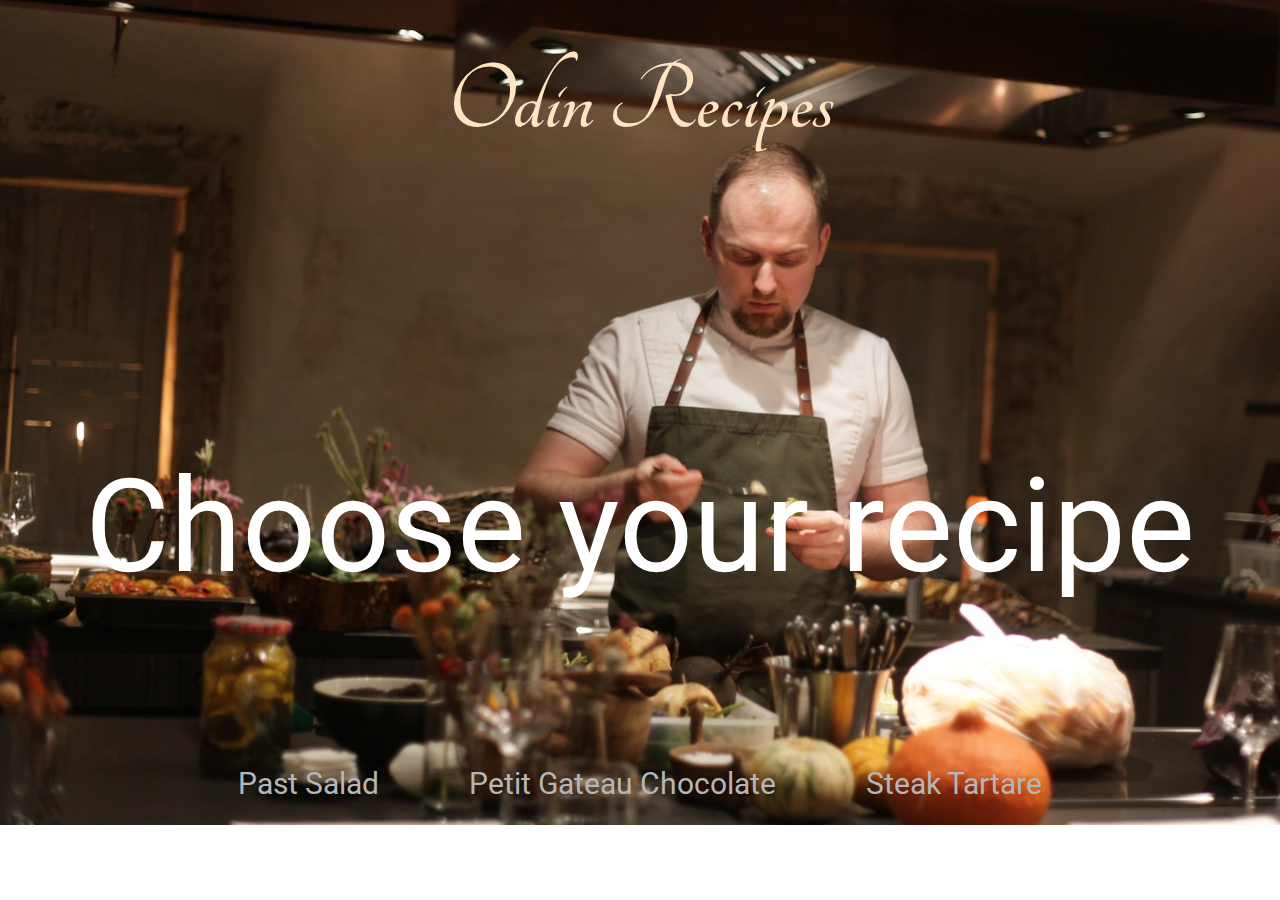
<file: index.html>
<!DOCTYPE html>
<html lang="en">
<head>
    <meta charset="UTF-8">
    <meta name="viewport" content="width=device-width, initial-scale=1.0">
    <title>Odin Recipes</title>
    <link rel="stylesheet" href="styles.css">
</head>
<body class="conteudo">

    <h1 class="titulo-principal">Odin Recipes</h1>

    <p class="choosetext">Choose your recipe</p>

    <ul class="textos">
        <a href="recipes/salad.html">Past Salad</a>
        <a href="recipes/petit.html">Petit Gateau Chocolate</a>
        <a href="recipes/steak.html">Steak Tartare </a>
    </ul>
</body>
</html>
</file>
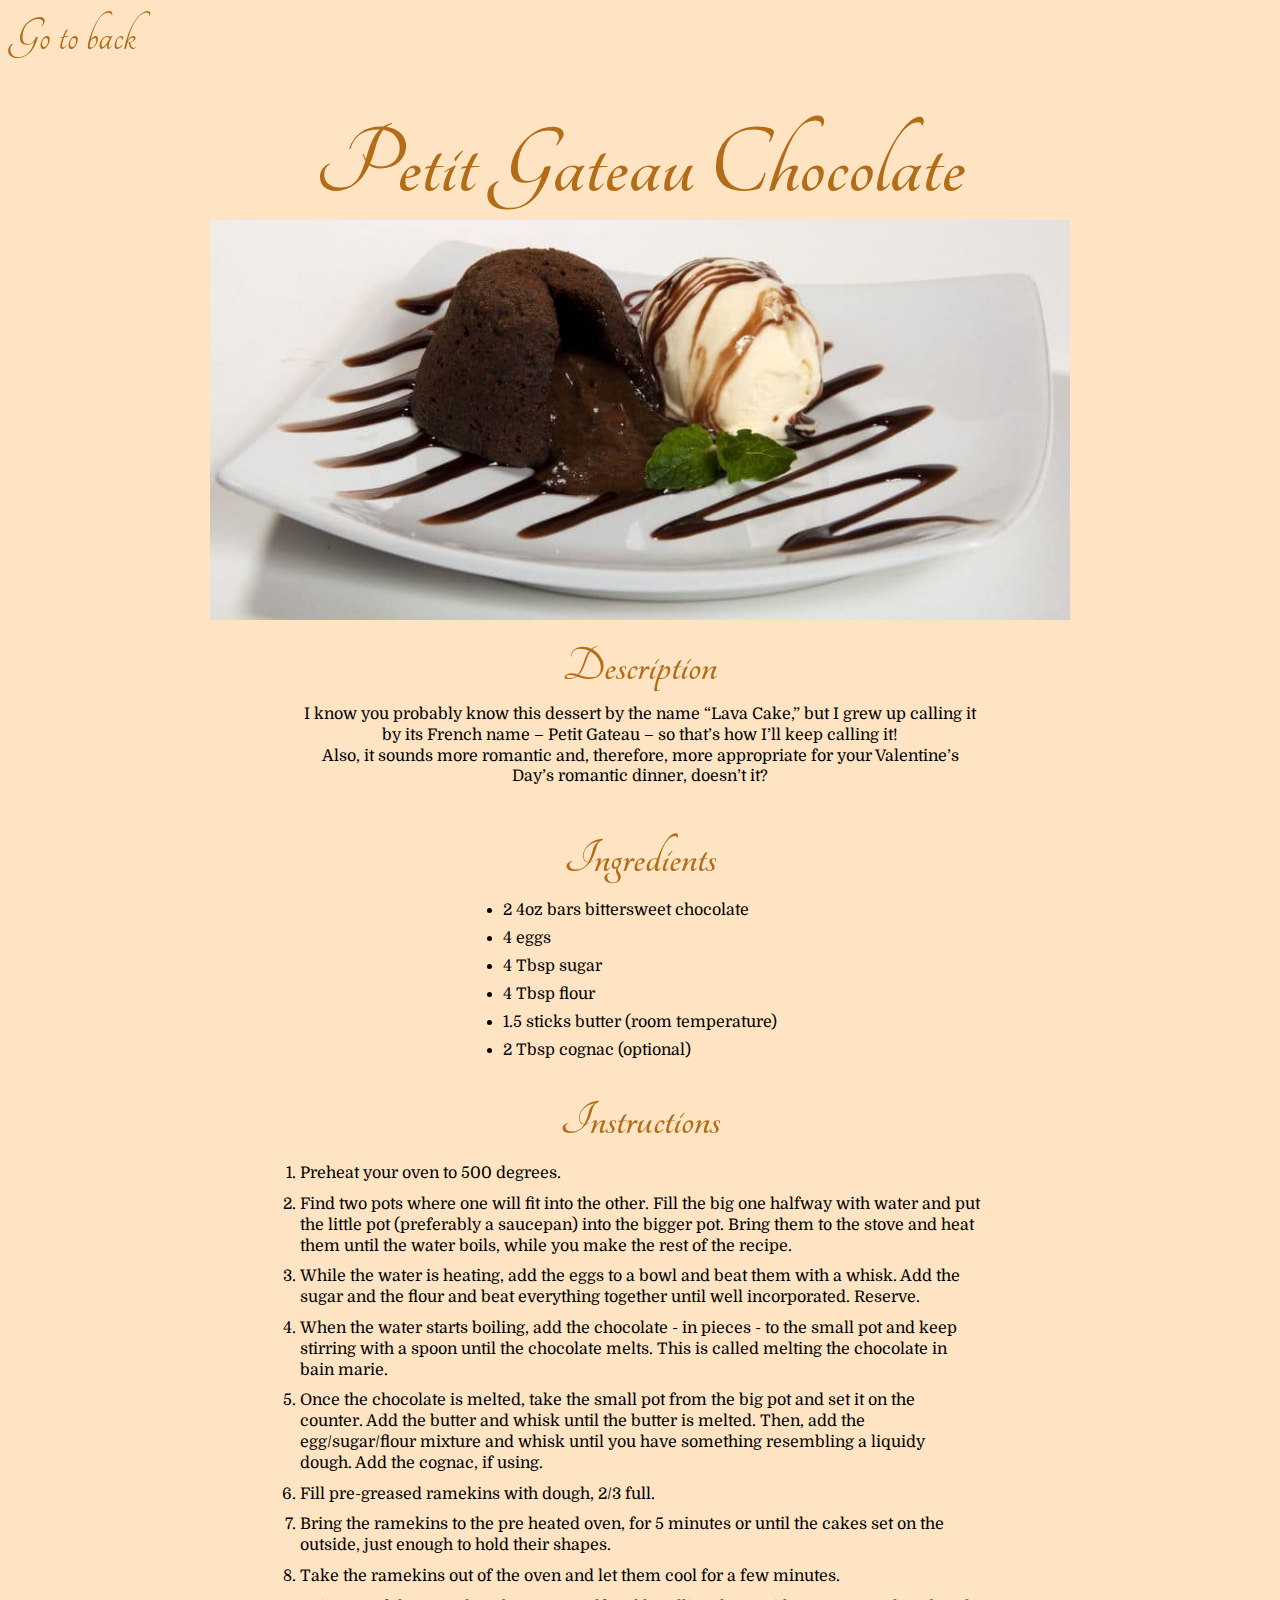
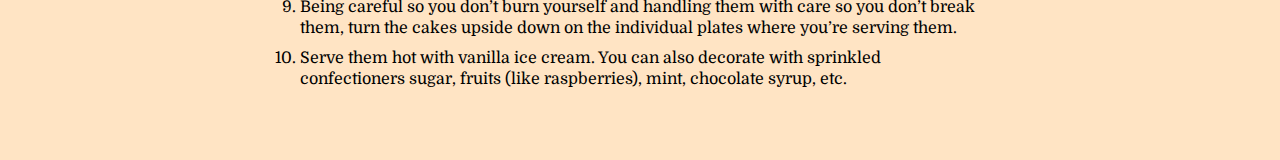
<file: recipes/petit.html>
<!DOCTYPE html>
<html lang="en">
<head>
    <meta charset="UTF-8">
    <meta name="viewport" content="width=device-width, initial-scale=1.0">
    <title>Document</title>
    <link rel="stylesheet" href="styles.css">
</head>
<body>

    <a class="return" href="../index.html"> Go to back</a>

    <h1 class="titulo">Petit Gateau Chocolate</h1>

    <img class="petitimg" src="img/petitimg.jpg" alt="petit gateau image">

    <div class="fulltext">
    
    <h2 class="description">Description</h2>

    <p class="descriptiontext">
        I know you probably know this dessert by the name “Lava Cake,” but I grew up calling it by its French name – 
        Petit Gateau – so that’s how I’ll keep calling it! <br> Also, it sounds more romantic and, therefore, 
        more appropriate for your Valentine’s Day’s romantic dinner, doesn’t it?
    </p>

    <h2 class="ingredients">Ingredients</h2>

    <p>

    </p>

    <ul>
        <li> 2 4oz bars bittersweet chocolate </li>
        <li> 4 eggs </li>
        <li> 4 Tbsp sugar </li>
        <li> 4 Tbsp flour </li>
        <li> 1.5 sticks butter (room temperature) </li>
        <li> 2 Tbsp cognac (optional) </li>
    </ul>

    <h2 class="instructions">Instructions</h2>
    <p>

    </p>

    <ol class="instructions-list">
        <li> Preheat your oven to 500 degrees. </li>
        <li> Find two pots where one will fit into the other. Fill the big one halfway with water and put the little pot (preferably a saucepan) into the bigger pot. Bring them to the stove and heat them until the water boils, while you make the rest of the recipe.</li>
        <li> While the water is heating, add the eggs to a bowl and beat them with a whisk. Add the sugar and the flour and beat everything together until well incorporated. Reserve.</li>
        <li> When the water starts boiling, add the chocolate - in pieces - to the small pot and keep stirring with a spoon until the chocolate melts. This is called melting the chocolate in bain marie.</li>
        <li> Once the chocolate is melted, take the small pot from the big pot and set it on the counter. Add the butter and whisk until the butter is melted. Then, add the egg/sugar/flour mixture and whisk until you have something resembling a liquidy dough. Add the cognac, if using.</li>
        <li> Fill pre-greased ramekins with dough, 2/3 full. </li>
        <li> Bring the ramekins to the pre heated oven, for 5 minutes or until the cakes set on the outside, just enough to hold their shapes. </li>
        <li> Take the ramekins out of the oven and let them cool for a few minutes. </li>
        <li> Being careful so you don’t burn yourself and handling them with care so you don’t break them, turn the cakes upside down on the individual plates where you’re serving them. </li>
        <li> Serve them hot with vanilla ice cream. You can also decorate with sprinkled confectioners sugar, fruits (like raspberries), mint, chocolate syrup, etc. </li>
    </ol>
</div> 

</body>
</html>
</file>
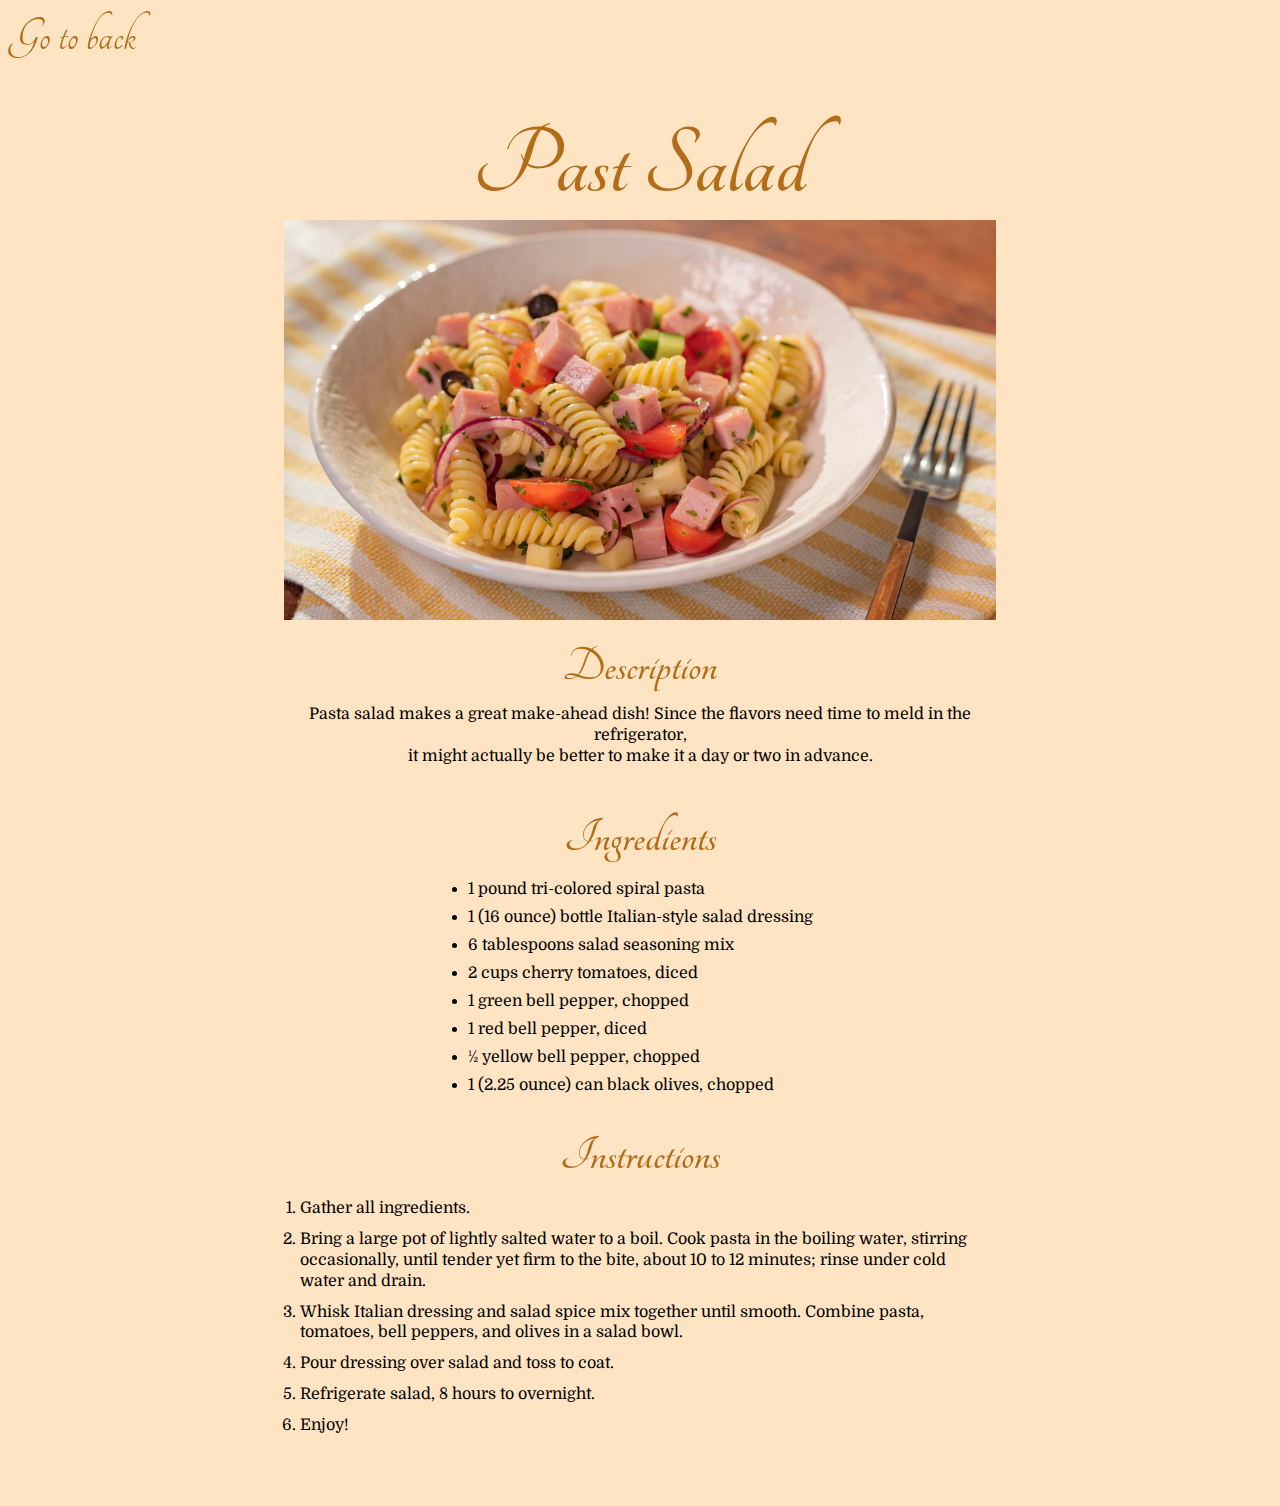
<file: recipes/salad.html>
<!DOCTYPE html>
<html lang="en">
<head>
    <meta charset="UTF-8">
    <meta name="viewport" content="width=device-width, initial-scale=1.0">
    <title>Document</title>
    <link rel="stylesheet" href="styles.css">
</head>
<body>

    <a class="return" href="../index.html"> Go to back</a>

    <h1 class="titulo">Past Salad</h1>

    <img class="petitimg" src="img/salad.jpg" alt="past salad image">

    <div class="fulltext">
    
    <h2 class="description">Description</h2>

    <p class="descriptiontext">
        Pasta salad makes a great make-ahead dish! Since the flavors need time to meld in the refrigerator,<br> it might actually be better to make it a day or two in advance. 


    </p>

    <h2 class="ingredients">Ingredients</h2>

    <p>

    </p>

    <ul>
        <li> 1 pound tri-colored spiral pasta  </li>
        <li> 1 (16 ounce) bottle Italian-style salad dressing  </li>
        <li> 6 tablespoons salad seasoning mix </li>
        <li> 2 cups cherry tomatoes, diced </li>
        <li> 1 green bell pepper, chopped </li>
        <li> 1 red bell pepper, diced </li>
        <li> ½ yellow bell pepper, chopped </li>
        <li> 1 (2.25 ounce) can black olives, chopped </li>
    </ul>

    <h2 class="instructions">Instructions</h2>
    <p>

    </p>

    <ol class="instructions-list">
        <li> Gather all ingredients. </li>
        <li> Bring a large pot of lightly salted water to a boil. Cook pasta in the boiling water, stirring occasionally, until tender yet firm to the bite, about 10 to 12 minutes; rinse under cold water and drain.</li>
        <li> Whisk Italian dressing and salad spice mix together until smooth. Combine pasta, tomatoes, bell peppers, and olives in a salad bowl.</li>
        <li> Pour dressing over salad and toss to coat.</li>
        <li> Refrigerate salad, 8 hours to overnight.</li>
        <li> Enjoy! </li>
    </ol>
</div> 

</body>
</html>
</file>
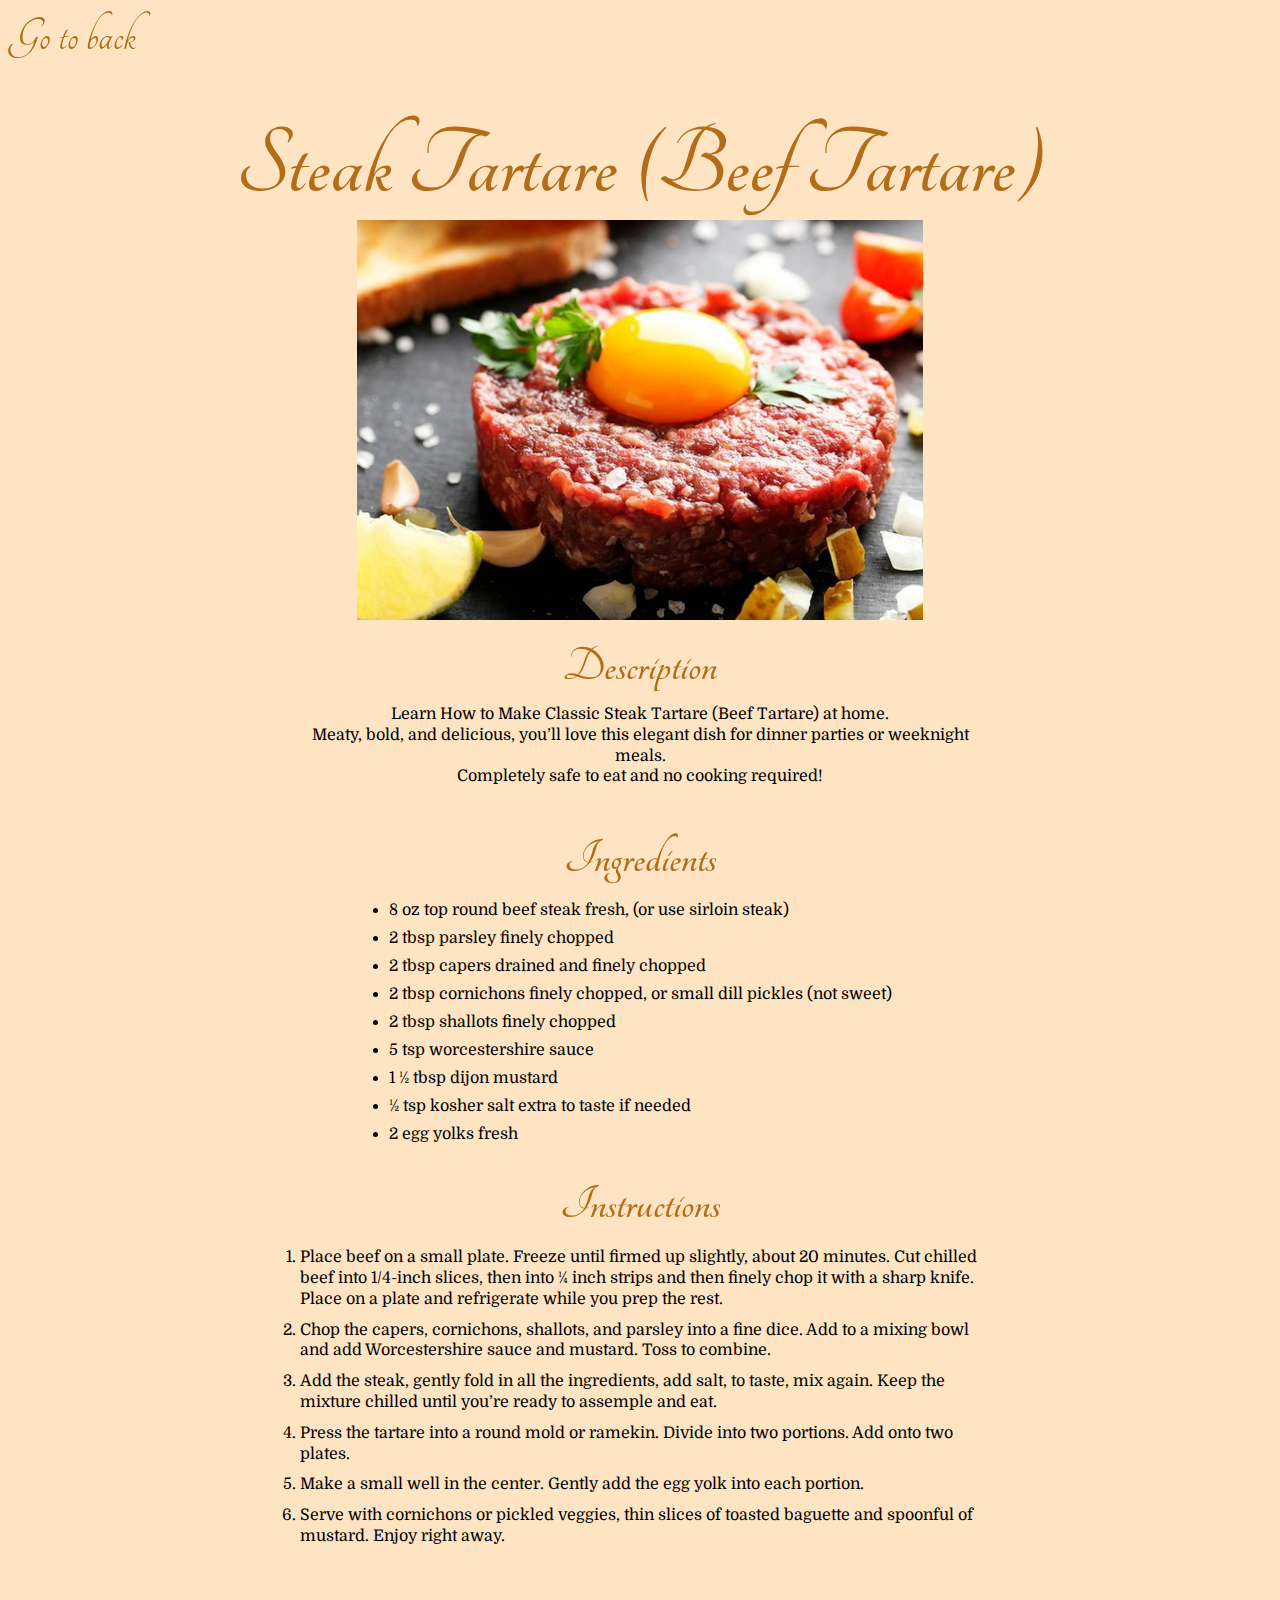
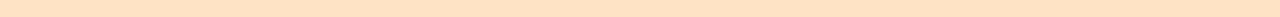
<file: recipes/steak.html>
<!DOCTYPE html>
<html lang="en">
<head>
    <meta charset="UTF-8">
    <meta name="viewport" content="width=device-width, initial-scale=1.0">
    <title>Document</title>
    <link rel="stylesheet" href="styles.css">
</head>
<body>

    <a class="return" href="../index.html"> Go to back</a>

    <h1 class="titulo">Steak Tartare (Beef Tartare)</h1>

    <img class="petitimg" src="img/steak.jpg" alt="Steak Tartare image">

    <div class="fulltext">
    
    <h2 class="description">Description</h2>

    <p class="descriptiontext">
        Learn How to Make Classic Steak Tartare (Beef Tartare) at home. <br> 
        Meaty, bold, and delicious, you’ll love this elegant dish for dinner parties or weeknight meals.<br> 
        Completely safe to eat and no cooking required!
    </p>

    <h2 class="ingredients">Ingredients</h2>

    <p>

    </p>

    <ul>
        <li> 8 oz top round beef steak fresh, (or use sirloin steak) </li>
        <li> 2 tbsp parsley finely chopped </li>
        <li> 2 tbsp capers drained and finely chopped </li>
        <li> 2 tbsp cornichons finely chopped, or small dill pickles (not sweet) </li>
        <li> 2 tbsp shallots finely chopped </li>
        <li> 5 tsp worcestershire sauce </li>
        <li> 1 ½ tbsp dijon mustard </li>
        <li> ½ tsp kosher salt extra to taste if needed </li>
        <li> 2 egg yolks fresh </li>

    </ul>

    <h2 class="instructions">Instructions</h2>
    <p>

    </p>

    <ol class="instructions-list">
        <li> Place beef on a small plate. Freeze until firmed up slightly, about 20 minutes. Cut chilled beef into 1/4-inch slices, then into ¼ inch strips and then finely chop it with a sharp knife. Place on a plate and refrigerate while you prep the rest.</li>
        <li> Chop the capers, cornichons, shallots, and parsley into a fine dice. Add to a mixing bowl and add Worcestershire sauce and mustard. Toss to combine.</li>
        <li> Add the steak, gently fold in all the ingredients, add salt, to taste, mix again. Keep the mixture chilled until you’re ready to assemple and eat.</li>
        <li> Press the tartare into a round mold or ramekin. Divide into two portions. Add onto two plates.</li>
        <li> Make a small well in the center. Gently add the egg yolk into each portion.</li>
        <li> Serve with cornichons or pickled veggies, thin slices of toasted baguette and spoonful of mustard. Enjoy right away. </li>
    </ol>
</div> 

</body>
</html>
</file>
<file: styles.css>
@import url('https://fonts.googleapis.com/css2?family=Roboto:ital,wght@1,100&family=Tangerine:wght@700&display=swap');
@import url('https://fonts.googleapis.com/css2?family=Roboto:wght@700&family=Tangerine&display=swap');

*{
    margin: 0;
    padding: 0;
    box-sizing: border-box;
    text-decoration: none; 
    outline: none; 
  }
  
  body{
      font-size: 100%;
      background-image: url(imgindex.jpg);
      background-repeat: no-repeat;
      background-size: cover;
  }

  .titulo-principal{
    display: flex;
    flex-direction: row;
    align-items: center;
    justify-content: space-around;
    margin-top: 50px;
    font-family: 'Tangerine', cursive;
    font-size: 100px;
    color: bisque;
  }

  .choosetext{
    display: flex;
    flex-direction: row;
    align-items: center;
    justify-content: center;
    padding: 24px;
    margin-top: 270px;
    font-size: 130px;
    font-family: 'roboto', cursive;
    color: rgb(255, 255, 255);
  }

  .textos{
    display: flex;
    flex-direction: row;
    align-items: center;
    justify-content: center;
    padding: 24px;
    margin-top: 115px;
    font-family: 'roboto', cursive;
    font-size: 30px;
    gap: 90px;
    color: white;
    outline: none;    
  }

  a:link{
    color: rgb(182, 182, 182)
    }

    a {
      color: white; 
    }

  a:visited{
    color: rgb(182, 182, 182)
  }

  a:hover {
    text-decoration: none;
    background-color: none;
  }

  a:active{
    background-color: none;
  }
</file>
<file: recipes/styles.css>
@import url('https://fonts.googleapis.com/css2?family=Roboto:ital,wght@1,100&family=Tangerine:wght@700&display=swap');
@import url('https://fonts.googleapis.com/css2?family=Domine&display=swap');

*{
    margin: 0;
    padding: 0;
    box-sizing: border-box;
    text-decoration: none; 
    font-family: 'Domine', serif;
  }
  
  body{
      font-size: 100%;
      background-color: bisque;
      background-repeat: no-repeat;
      background-size: cover;
  }

  .titulo{
    display: flex;
    flex-direction: row;
    align-items: center;
    justify-content: space-around;
    margin-top: 50px;
    font-family: 'Tangerine', cursive;
    font-size: 100px;
    color: rgb(179, 109, 24);
  }

  .petitimg{
    height: 400px;
    display: block;
    margin: 0 auto;   
  }

  .fulltext{
    display: flex;
    flex-direction: column;
    align-items: center;
    justify-content: center;
    gap: 5px;
  }

  .description{
    margin-top: 20px;
    margin-bottom: 5px;
    font-family: 'Tangerine', cursive;
    color: rgb(179, 109, 24);
    font-size: 50px
  }

  .descriptiontext{
    margin-bottom: 20px;
    font-family: 'Domine', serif;
    display: flex;
    margin-left: 300px;
    margin-right: 300px;
    line-height: 1.3;
    display: block;
  }

  .descriptiontext{
    text-align: center;
  }

  .ingredients{
    margin-top: 20px;
    margin-bottom: 5px;
    font-family: 'Tangerine', cursive;
    color: rgb(179, 109, 24);
    font-size: 50px
    
  }

    .instructions{
    margin-top: 20px;
    margin-bottom: 5px;
    font-family: 'Tangerine', cursive;
    color: rgb(179, 109, 24);
    font-size: 50px
    }

    .instructions-list{
        margin-bottom: 60px;
        font-family: 'Domine', serif;
        display: flex;
        margin-left: 300px;
        margin-right: 300px;
        line-height: 1.3;
        display: block;
    }

    li{
      margin-bottom: 10px;
    }

    .return{
    font-family: 'Tangerine', cursive;
    color: rgb(179, 109, 24);
    font-size: 50px;
    display: flex;
    margin-left: 10px;
    margin-top: 10px;
    width: 10%
    }
</file>
